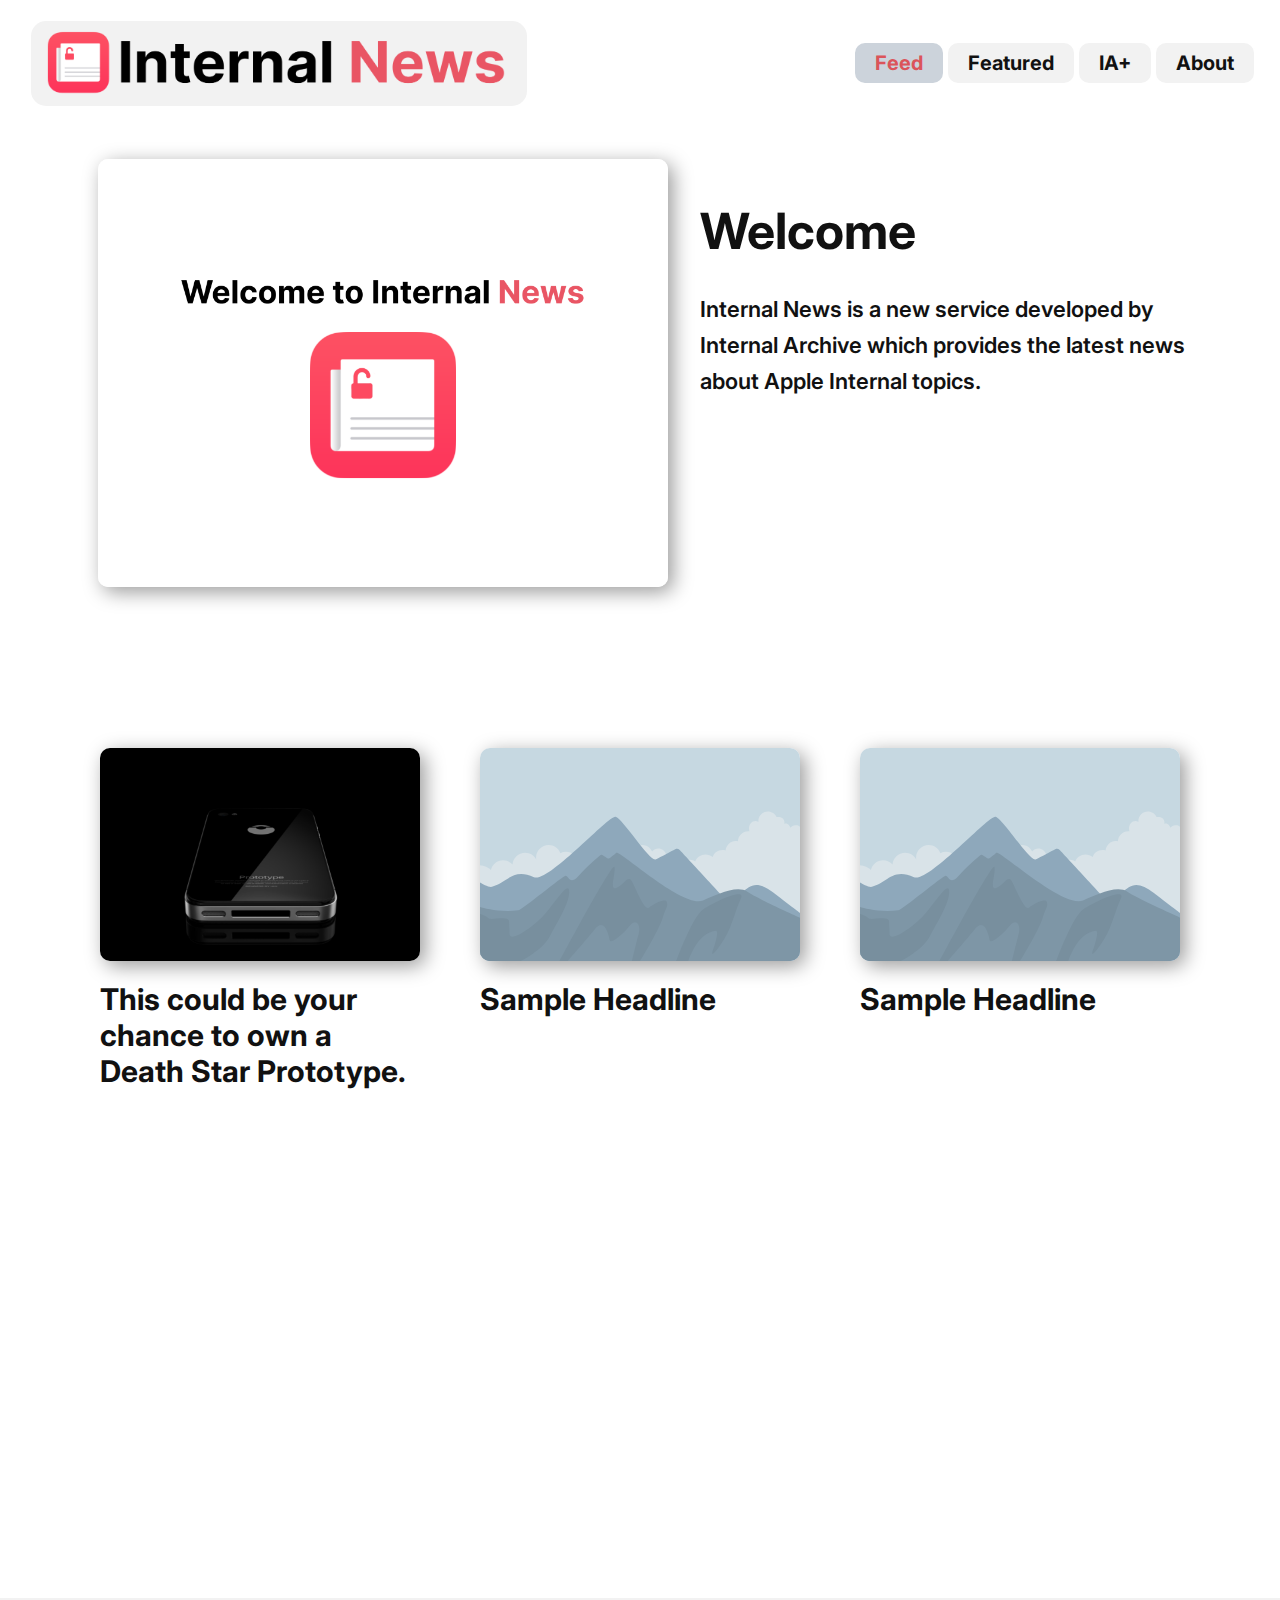
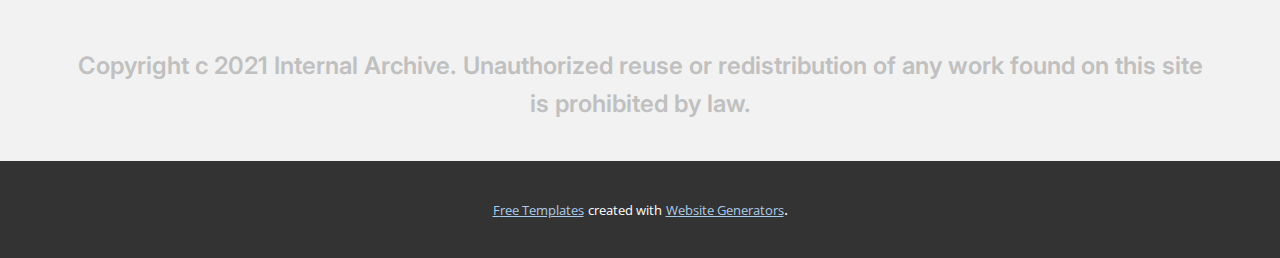
<file: :docs/index.html>
<!DOCTYPE html>
<html style="font-size: 16px;">
  <head>
    <meta name="viewport" content="width=device-width, initial-scale=1.0">
    <meta charset="utf-8">
    <meta name="keywords" content="">
    <meta name="description" content="">
    <meta name="page_type" content="np-template-header-footer-from-plugin">
    <title>Feed</title>
    <link rel="stylesheet" href="nicepage.css" media="screen">
<link rel="stylesheet" href="Feed.css" media="screen">
    <script class="u-script" type="text/javascript" src="jquery.js" defer=""></script>
    <script class="u-script" type="text/javascript" src="nicepage.js" defer=""></script>
    <meta name="generator" content="Nicepage 3.22.0, nicepage.com">
    <link id="u-theme-google-font" rel="stylesheet" href="https://fonts.googleapis.com/css?family=Roboto:100,100i,300,300i,400,400i,500,500i,700,700i,900,900i|Open+Sans:300,300i,400,400i,600,600i,700,700i,800,800i">
    <link id="u-page-google-font" rel="stylesheet" href="https://fonts.googleapis.com/css?family=Inter:100,200,300,400,500,600,700,800,900">
    
    
    
    
    <script type="application/ld+json">{
		"@context": "http://schema.org",
		"@type": "Organization",
		"name": "",
		"logo": "images/InternalNews_String-w_Graphic_1.01.png"
}</script>
    <meta name="theme-color" content="#478ac9">
    <meta property="og:title" content="Feed">
    <meta property="og:type" content="website">
  </head>
  <body data-home-page="Feed.html" data-home-page-title="Feed" class="u-body"><header class="u-clearfix u-header u-sticky u-sticky-6b35 u-white u-header" id="sec-8640"><div class="u-clearfix u-sheet u-valign-middle-lg u-valign-middle-md u-valign-middle-sm u-valign-middle-xl u-sheet-1">
        <nav class="u-menu u-menu-dropdown u-offcanvas u-menu-1" data-responsive-from="XS">
          <div class="menu-collapse u-custom-font" style="font-size: 1.25rem; letter-spacing: 0px; font-family: Inter; font-weight: 700;">
            <a class="u-button-style u-custom-active-color u-custom-border-radius u-custom-color u-custom-left-right-menu-spacing u-custom-padding-bottom u-custom-text-active-color u-custom-text-hover-color u-custom-text-shadow u-custom-text-shadow-blur u-custom-text-shadow-color u-custom-text-shadow-transparency u-custom-text-shadow-x u-custom-text-shadow-y u-custom-top-bottom-menu-spacing u-file-icon u-nav-link u-text-active-palette-1-base u-text-hover-palette-2-base u-file-icon-1" href="#">
              <img src="images/News_HamburgerIcon.png" alt="">
            </a>
          </div>
          <div class="u-custom-menu u-nav-container">
            <ul class="u-custom-font u-nav u-spacing-1 u-unstyled u-nav-1"><li class="u-nav-item"><a class="u-active-palette-5-light-1 u-border-2 u-border-white u-button-style u-grey-5 u-nav-link u-radius-12 u-text-active-palette-2-base u-text-hover-palette-2-light-1" href="Feed.html" style="padding: 10px 20px;">Feed</a>
</li><li class="u-nav-item"><a class="u-active-palette-5-light-1 u-border-2 u-border-white u-button-style u-grey-5 u-nav-link u-radius-12 u-text-active-palette-2-base u-text-hover-palette-2-light-1" style="padding: 10px 20px;">Featured</a>
</li><li class="u-nav-item"><a class="u-active-palette-5-light-1 u-border-2 u-border-white u-button-style u-grey-5 u-nav-link u-radius-12 u-text-active-palette-2-base u-text-hover-palette-2-light-1" href="IA+.html" style="padding: 10px 20px;">IA+</a>
</li><li class="u-nav-item"><a class="u-active-palette-5-light-1 u-border-2 u-border-white u-button-style u-grey-5 u-nav-link u-radius-12 u-text-active-palette-2-base u-text-hover-palette-2-light-1" href="About.html" style="padding: 10px 20px;">About</a>
</li></ul>
          </div>
          <div class="u-custom-menu u-nav-container-collapse">
            <div class="u-black u-container-style u-inner-container-layout u-opacity u-opacity-95 u-sidenav">
              <div class="u-sidenav-overflow">
                <div class="u-menu-close"></div>
                <ul class="u-align-center u-nav u-popupmenu-items u-unstyled u-nav-2"><li class="u-nav-item"><a class="u-button-style u-nav-link" href="Feed.html" style="padding: 10px 20px;">Feed</a>
</li><li class="u-nav-item"><a class="u-button-style u-nav-link" style="padding: 10px 20px;">Featured</a>
</li><li class="u-nav-item"><a class="u-button-style u-nav-link" href="IA+.html" style="padding: 10px 20px;">IA+</a>
</li><li class="u-nav-item"><a class="u-button-style u-nav-link" href="About.html" style="padding: 10px 20px;">About</a>
</li></ul>
              </div>
            </div>
            <div class="u-black u-menu-overlay u-opacity u-opacity-70"></div>
          </div>
        </nav>
        <div class="u-container-style u-grey-5 u-group u-radius-15 u-shape-round u-group-1">
          <div class="u-container-layout u-container-layout-1"></div>
        </div>
        <a href="https://www.internalarchive.com" class="u-image u-image-round u-logo u-radius-31 u-image-1" data-image-width="2500" data-image-height="393" title="Internal Archive">
          <img src="images/InternalNews_String-w_Graphic_1.01.png" class="u-logo-image u-logo-image-1">
        </a>
      </div><style class="u-sticky-style" data-style-id="6b35">.u-sticky-fixed.u-sticky-6b35, .u-body.u-sticky-fixed .u-sticky-6b35 {
box-shadow: 5px 5px 20px 0 rgba(0,0,0,0.4) !important
}.u-sticky-fixed.u-sticky-6b35:before, .u-body.u-sticky-fixed .u-sticky-6b35:before {
borders: top right bottom left !important
}</style></header>
    <section class="u-clearfix u-section-1" id="sec-df6b">
      <div class="u-clearfix u-sheet u-sheet-1">
        <img class="u-image u-image-round u-radius-10 u-image-1" src="images/InternalNews_Welcome.png" alt="" data-image-width="960" data-image-height="720">
        <div class="fr-view u-clearfix u-rich-text u-text u-text-1">
          <p style="text-align: left;">
            <span style="font-size: 3.125rem;">
              <span class="u-custom-font" style="font-family: Inter; font-weight: 700;">Welcome</span>
            </span>
          </p>
          <p style="text-align: left;">
            <span style="font-weight: 600;">
              <span style="font-size: 1.375rem;">
                <span class="u-custom-font" style="font-family: Inter;">Internal News is a new service developed by Internal Archive which provides the latest news about Apple Internal topics.&nbsp;</span>
              </span>
            </span>
            <span style="font-weight: 700;">
              <span style="font-size: 1.375rem;">
                <br>
              </span>
            </span>
          </p>
        </div>
      </div>
    </section>
    <section class="u-clearfix u-section-2" id="sec-9bac">
      <div class="u-clearfix u-sheet u-valign-middle u-sheet-1">
        <div class="u-list u-list-1">
          <div class="u-repeater u-repeater-1">
            <div class="u-container-style u-list-item u-repeater-item">
              <div class="u-container-layout u-similar-container u-container-layout-1">
                <img alt="" class="u-expanded-width u-image u-image-round u-radius-10 u-image-1" data-image-width="960" data-image-height="720" src="images/InternalNews_HapNFT_TN.png" data-href="NFT_DeathStar.html" data-page-id="158428851">
                <h3 class="u-custom-font u-text u-text-1">This could be your chance to own a Death Star Prototype.</h3>
              </div>
            </div>
            <div class="u-container-style u-list-item u-repeater-item">
              <div class="u-container-layout u-similar-container u-container-layout-2">
                <img alt="" class="u-expanded-width u-image u-image-round u-radius-10 u-image-2" data-image-width="2000" data-image-height="1333" src="images/1.svg">
                <h3 class="u-custom-font u-text u-text-2">Sample Headline</h3>
              </div>
            </div>
            <div class="u-container-style u-list-item u-repeater-item">
              <div class="u-container-layout u-similar-container u-container-layout-3">
                <img alt="" class="u-expanded-width u-image u-image-round u-radius-10 u-image-3" data-image-width="2000" data-image-height="1333" src="images/1.svg">
                <h3 class="u-custom-font u-text u-text-3">Sample Headline</h3>
              </div>
            </div>
          </div>
        </div>
      </div>
    </section>
    <section class="u-align-left u-clearfix u-section-3" id="sec-6cb4">
      <div class="u-clearfix u-sheet u-valign-middle u-sheet-1"></div>
    </section>
    
    
    <footer class="u-align-center u-clearfix u-footer u-grey-5 u-footer" id="sec-f4b2"><div class="u-align-left u-clearfix u-sheet u-sheet-1">
        <p class="u-align-center u-custom-font u-text u-text-default u-text-grey-25 u-text-1">Copyright c 2021 Internal Archive. Unauthorized reuse or redistribution of any work found on this site is prohibited by law.</p>
      </div></footer>
    <section class="u-backlink u-clearfix u-grey-80">
      <a class="u-link" href="https://nicepage.com/templates" target="_blank">
        <span>Free Templates</span>
      </a>
      <p class="u-text">
        <span>created with</span>
      </p>
      <a class="u-link" href="https://nicepage.com/static-site-generator" target="_blank">
        <span>Website Generators</span>
      </a>. 
    </section>
  </body>
</html>
</file>
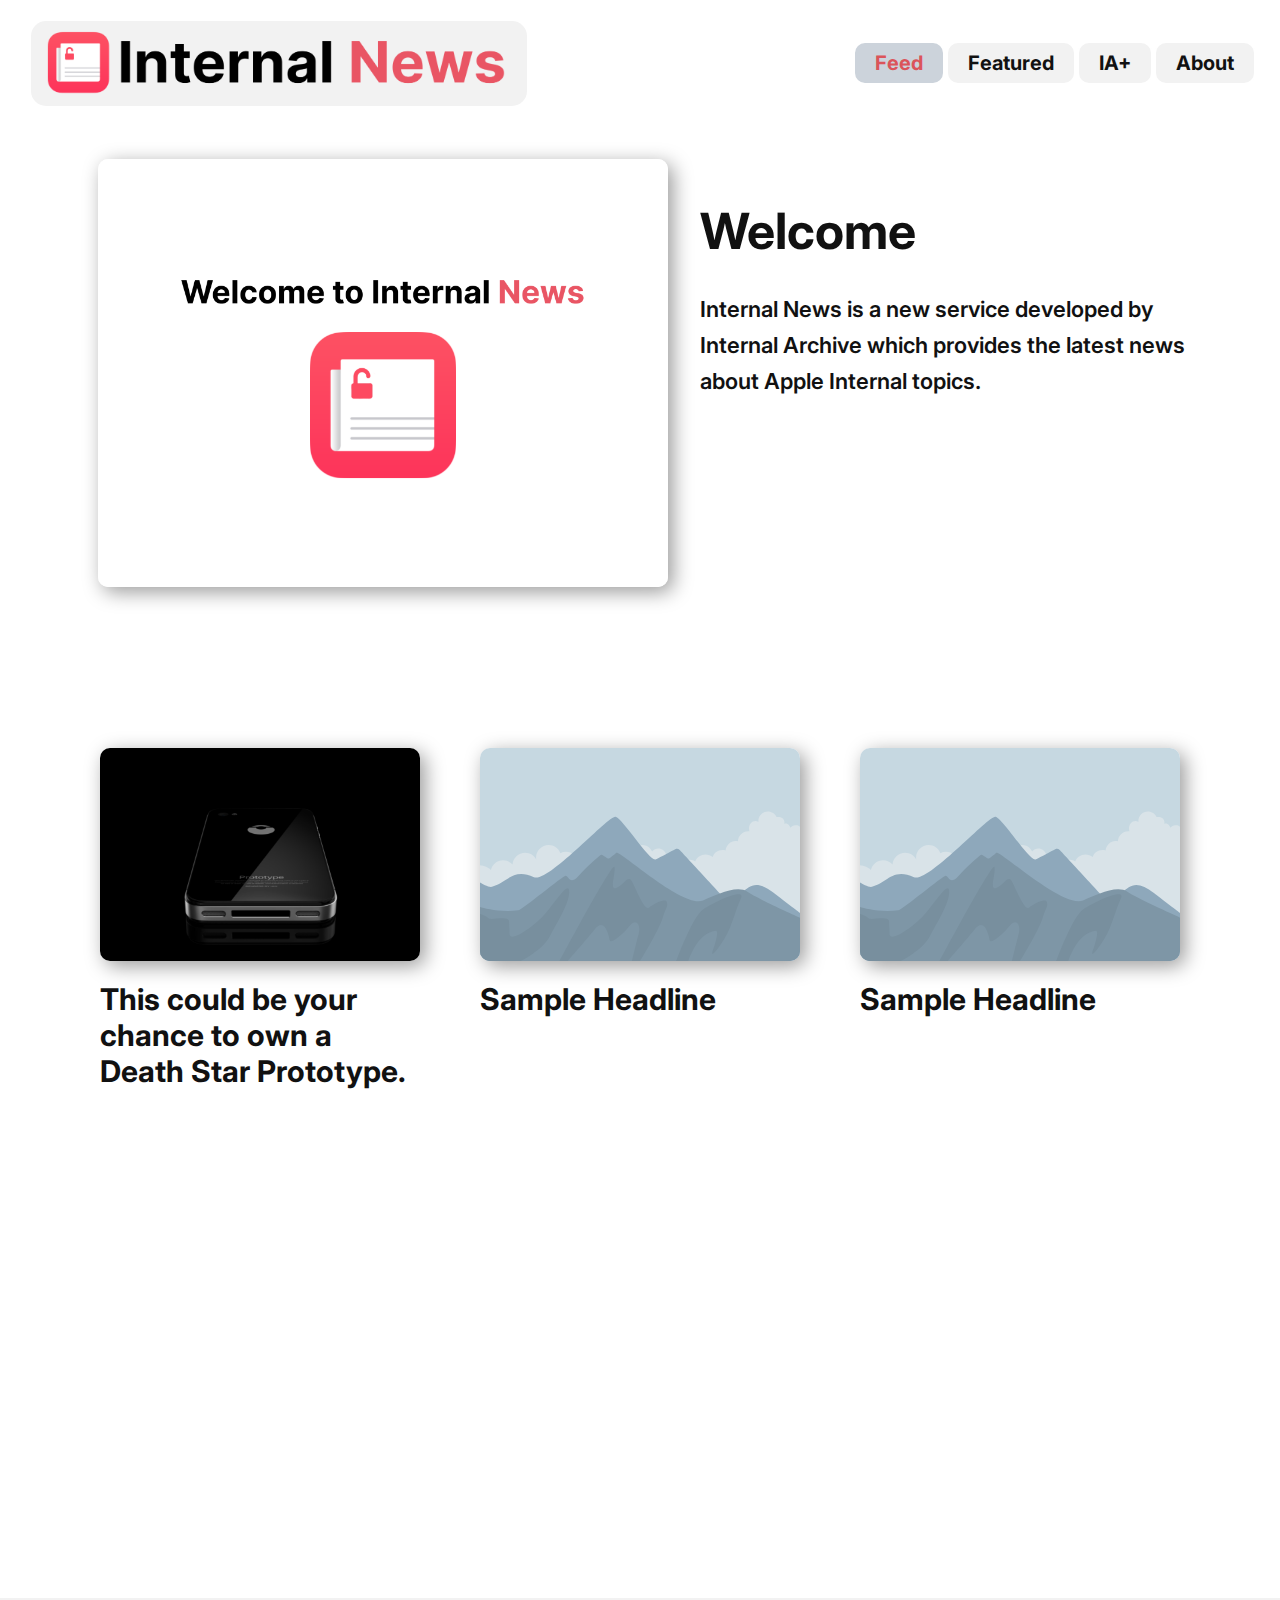
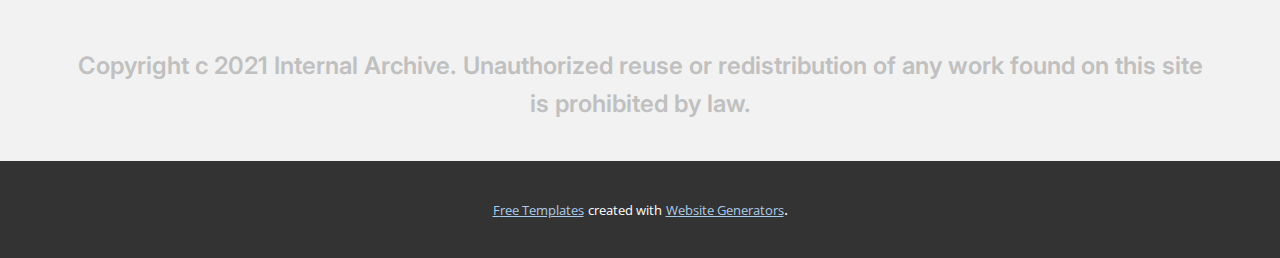
<file: docs/index.html>
<!DOCTYPE html>
<html style="font-size: 16px;">
  <head>
    <meta name="viewport" content="width=device-width, initial-scale=1.0">
    <meta charset="utf-8">
    <meta name="keywords" content="">
    <meta name="description" content="">
    <meta name="page_type" content="np-template-header-footer-from-plugin">
    <title>Feed</title>
    <link rel="stylesheet" href="nicepage.css" media="screen">
<link rel="stylesheet" href="Feed.css" media="screen">
    <script class="u-script" type="text/javascript" src="jquery.js" defer=""></script>
    <script class="u-script" type="text/javascript" src="nicepage.js" defer=""></script>
    <meta name="generator" content="Nicepage 3.22.0, nicepage.com">
    <link id="u-theme-google-font" rel="stylesheet" href="https://fonts.googleapis.com/css?family=Roboto:100,100i,300,300i,400,400i,500,500i,700,700i,900,900i|Open+Sans:300,300i,400,400i,600,600i,700,700i,800,800i">
    <link id="u-page-google-font" rel="stylesheet" href="https://fonts.googleapis.com/css?family=Inter:100,200,300,400,500,600,700,800,900">
    
    
    
    
    <script type="application/ld+json">{
		"@context": "http://schema.org",
		"@type": "Organization",
		"name": "",
		"logo": "images/InternalNews_String-w_Graphic_1.01.png"
}</script>
    <meta name="theme-color" content="#478ac9">
    <meta property="og:title" content="Feed">
    <meta property="og:type" content="website">
  </head>
  <body data-home-page="Feed.html" data-home-page-title="Feed" class="u-body"><header class="u-clearfix u-header u-sticky u-sticky-6b35 u-white u-header" id="sec-8640"><div class="u-clearfix u-sheet u-valign-middle-lg u-valign-middle-md u-valign-middle-sm u-valign-middle-xl u-sheet-1">
        <nav class="u-menu u-menu-dropdown u-offcanvas u-menu-1" data-responsive-from="XS">
          <div class="menu-collapse u-custom-font" style="font-size: 1.25rem; letter-spacing: 0px; font-family: Inter; font-weight: 700;">
            <a class="u-button-style u-custom-active-color u-custom-border-radius u-custom-color u-custom-left-right-menu-spacing u-custom-padding-bottom u-custom-text-active-color u-custom-text-hover-color u-custom-text-shadow u-custom-text-shadow-blur u-custom-text-shadow-color u-custom-text-shadow-transparency u-custom-text-shadow-x u-custom-text-shadow-y u-custom-top-bottom-menu-spacing u-file-icon u-nav-link u-text-active-palette-1-base u-text-hover-palette-2-base u-file-icon-1" href="#">
              <img src="images/News_HamburgerIcon.png" alt="">
            </a>
          </div>
          <div class="u-custom-menu u-nav-container">
            <ul class="u-custom-font u-nav u-spacing-1 u-unstyled u-nav-1"><li class="u-nav-item"><a class="u-active-palette-5-light-1 u-border-2 u-border-white u-button-style u-grey-5 u-nav-link u-radius-12 u-text-active-palette-2-base u-text-hover-palette-2-light-1" href="Feed.html" style="padding: 10px 20px;">Feed</a>
</li><li class="u-nav-item"><a class="u-active-palette-5-light-1 u-border-2 u-border-white u-button-style u-grey-5 u-nav-link u-radius-12 u-text-active-palette-2-base u-text-hover-palette-2-light-1" style="padding: 10px 20px;">Featured</a>
</li><li class="u-nav-item"><a class="u-active-palette-5-light-1 u-border-2 u-border-white u-button-style u-grey-5 u-nav-link u-radius-12 u-text-active-palette-2-base u-text-hover-palette-2-light-1" href="IA+.html" style="padding: 10px 20px;">IA+</a>
</li><li class="u-nav-item"><a class="u-active-palette-5-light-1 u-border-2 u-border-white u-button-style u-grey-5 u-nav-link u-radius-12 u-text-active-palette-2-base u-text-hover-palette-2-light-1" href="About.html" style="padding: 10px 20px;">About</a>
</li></ul>
          </div>
          <div class="u-custom-menu u-nav-container-collapse">
            <div class="u-black u-container-style u-inner-container-layout u-opacity u-opacity-95 u-sidenav">
              <div class="u-sidenav-overflow">
                <div class="u-menu-close"></div>
                <ul class="u-align-center u-nav u-popupmenu-items u-unstyled u-nav-2"><li class="u-nav-item"><a class="u-button-style u-nav-link" href="Feed.html" style="padding: 10px 20px;">Feed</a>
</li><li class="u-nav-item"><a class="u-button-style u-nav-link" style="padding: 10px 20px;">Featured</a>
</li><li class="u-nav-item"><a class="u-button-style u-nav-link" href="IA+.html" style="padding: 10px 20px;">IA+</a>
</li><li class="u-nav-item"><a class="u-button-style u-nav-link" href="About.html" style="padding: 10px 20px;">About</a>
</li></ul>
              </div>
            </div>
            <div class="u-black u-menu-overlay u-opacity u-opacity-70"></div>
          </div>
        </nav>
        <div class="u-container-style u-grey-5 u-group u-radius-15 u-shape-round u-group-1">
          <div class="u-container-layout u-container-layout-1"></div>
        </div>
        <a href="Feed.html" data-page-id="470302482" class="u-image u-image-round u-logo u-radius-31 u-image-1" data-image-width="2500" data-image-height="393" title="Internal Archive">
          <img src="images/InternalNews_String-w_Graphic_1.01.png" class="u-logo-image u-logo-image-1">
        </a>
      </div><style class="u-sticky-style" data-style-id="6b35">.u-sticky-fixed.u-sticky-6b35, .u-body.u-sticky-fixed .u-sticky-6b35 {
box-shadow: 5px 5px 20px 0 rgba(0,0,0,0.4) !important
}.u-sticky-fixed.u-sticky-6b35:before, .u-body.u-sticky-fixed .u-sticky-6b35:before {
borders: top right bottom left !important
}</style></header>
    <section class="u-clearfix u-section-1" id="sec-df6b">
      <div class="u-clearfix u-sheet u-sheet-1">
        <img class="u-image u-image-round u-radius-10 u-image-1" src="images/InternalNews_Welcome.png" alt="" data-image-width="960" data-image-height="720">
        <div class="fr-view u-clearfix u-rich-text u-text u-text-1">
          <p style="text-align: left;">
            <span style="font-size: 3.125rem;">
              <span class="u-custom-font" style="font-family: Inter; font-weight: 700;">Welcome</span>
            </span>
          </p>
          <p style="text-align: left;">
            <span style="font-weight: 600;">
              <span style="font-size: 1.375rem;">
                <span class="u-custom-font" style="font-family: Inter;">Internal News is a new service developed by Internal Archive which provides the latest news about Apple Internal topics.&nbsp;</span>
              </span>
            </span>
            <span style="font-weight: 700;">
              <span style="font-size: 1.375rem;">
                <br>
              </span>
            </span>
          </p>
        </div>
      </div>
    </section>
    <section class="u-clearfix u-section-2" id="sec-9bac">
      <div class="u-clearfix u-sheet u-valign-middle u-sheet-1">
        <div class="u-list u-list-1">
          <div class="u-repeater u-repeater-1">
            <div class="u-container-style u-list-item u-repeater-item">
              <div class="u-container-layout u-similar-container u-container-layout-1">
                <img alt="" class="u-expanded-width u-image u-image-round u-radius-10 u-image-1" data-image-width="960" data-image-height="720" src="images/InternalNews_HapNFT_TN.png" data-href="NFT_DeathStar.html" data-page-id="158428851">
                <h3 class="u-custom-font u-text u-text-1">This could be your chance to own a Death Star Prototype.</h3>
              </div>
            </div>
            <div class="u-container-style u-list-item u-repeater-item">
              <div class="u-container-layout u-similar-container u-container-layout-2">
                <img alt="" class="u-expanded-width u-image u-image-round u-radius-10 u-image-2" data-image-width="2000" data-image-height="1333" src="images/5.svg">
                <h3 class="u-custom-font u-text u-text-2">Sample Headline</h3>
              </div>
            </div>
            <div class="u-container-style u-list-item u-repeater-item">
              <div class="u-container-layout u-similar-container u-container-layout-3">
                <img alt="" class="u-expanded-width u-image u-image-round u-radius-10 u-image-3" data-image-width="2000" data-image-height="1333" src="images/5.svg">
                <h3 class="u-custom-font u-text u-text-3">Sample Headline</h3>
              </div>
            </div>
          </div>
        </div>
      </div>
    </section>
    <section class="u-align-left u-clearfix u-section-3" id="sec-6cb4">
      <div class="u-clearfix u-sheet u-valign-middle u-sheet-1"></div>
    </section>
    
    
    <footer class="u-align-center u-clearfix u-footer u-grey-5 u-footer" id="sec-f4b2"><div class="u-align-left u-clearfix u-sheet u-sheet-1">
        <p class="u-align-center u-custom-font u-text u-text-default u-text-grey-25 u-text-1">Copyright c 2021 Internal Archive. Unauthorized reuse or redistribution of any work found on this site is prohibited by law.</p>
      </div></footer>
    <section class="u-backlink u-clearfix u-grey-80">
      <a class="u-link" href="https://nicepage.com/templates" target="_blank">
        <span>Free Templates</span>
      </a>
      <p class="u-text">
        <span>created with</span>
      </p>
      <a class="u-link" href="https://nicepage.com/static-site-generator" target="_blank">
        <span>Website Generators</span>
      </a>. 
    </section>
  </body>
</html>
</file>
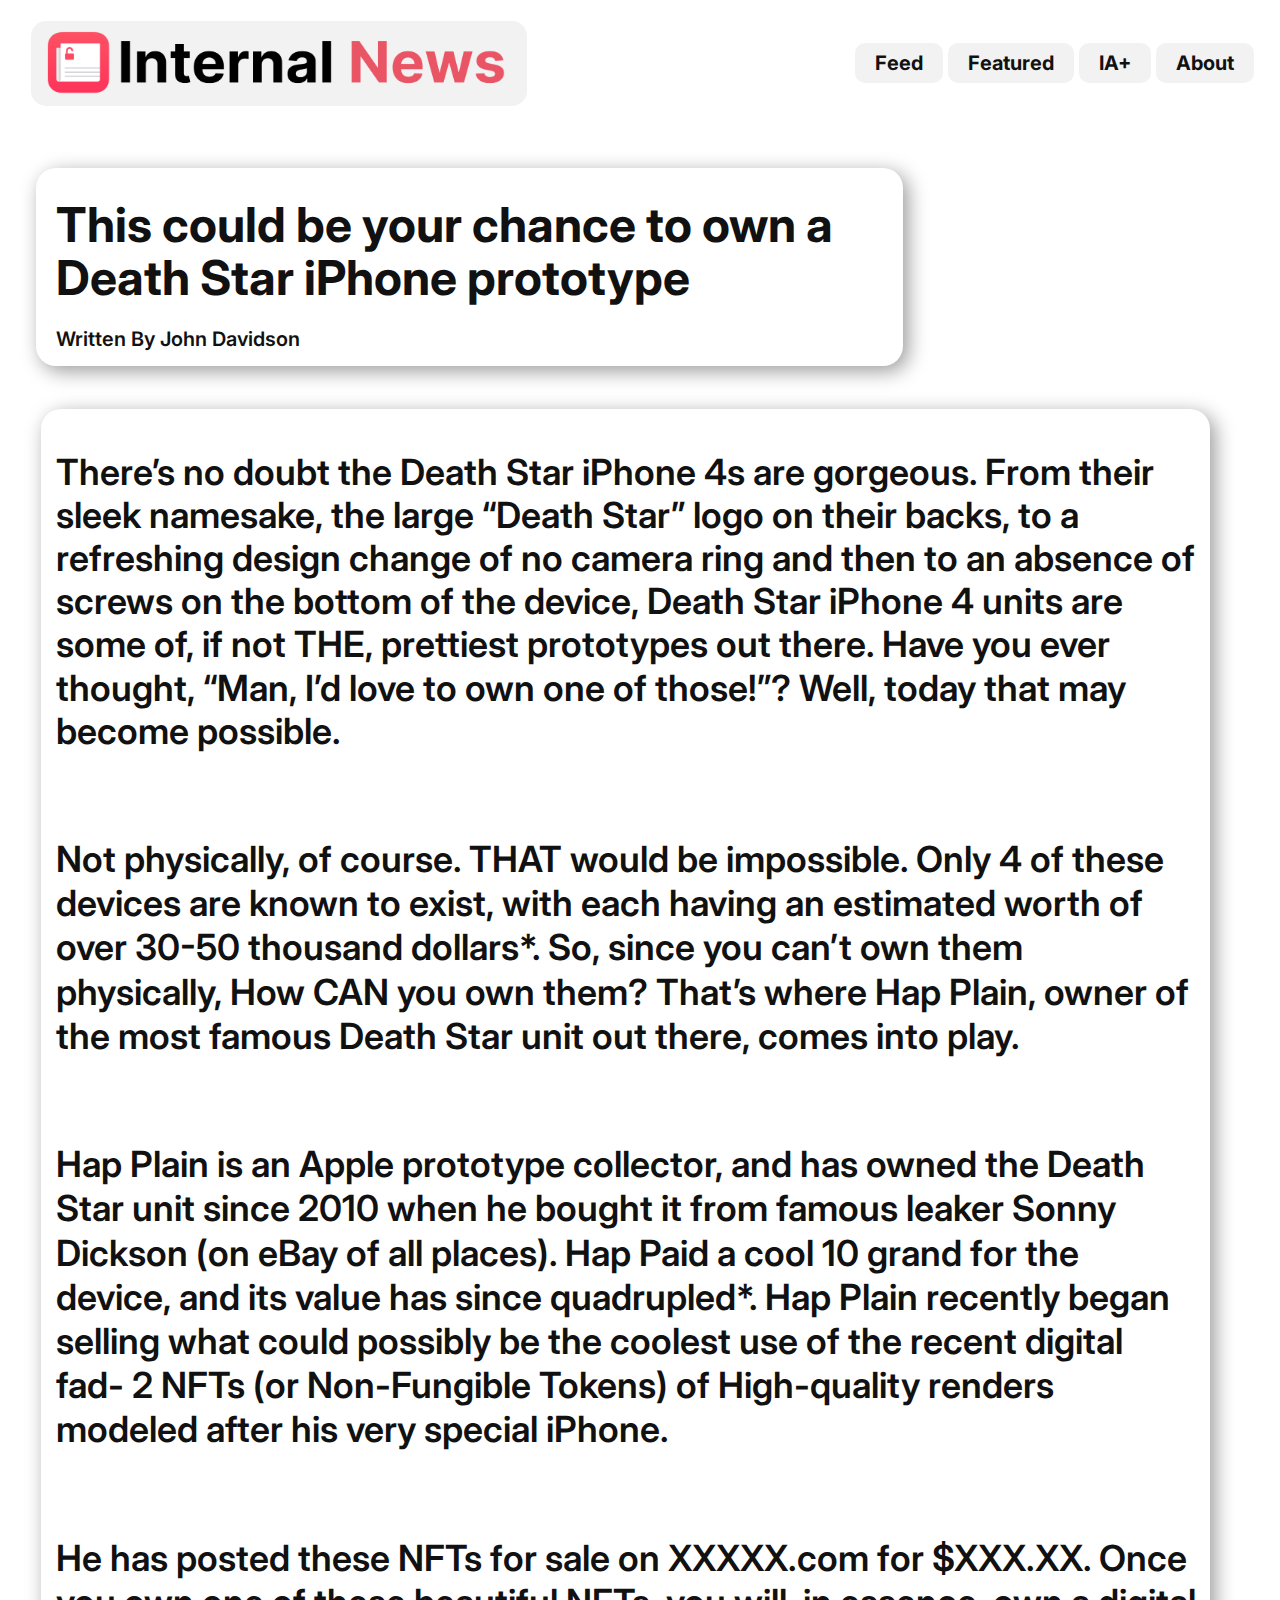
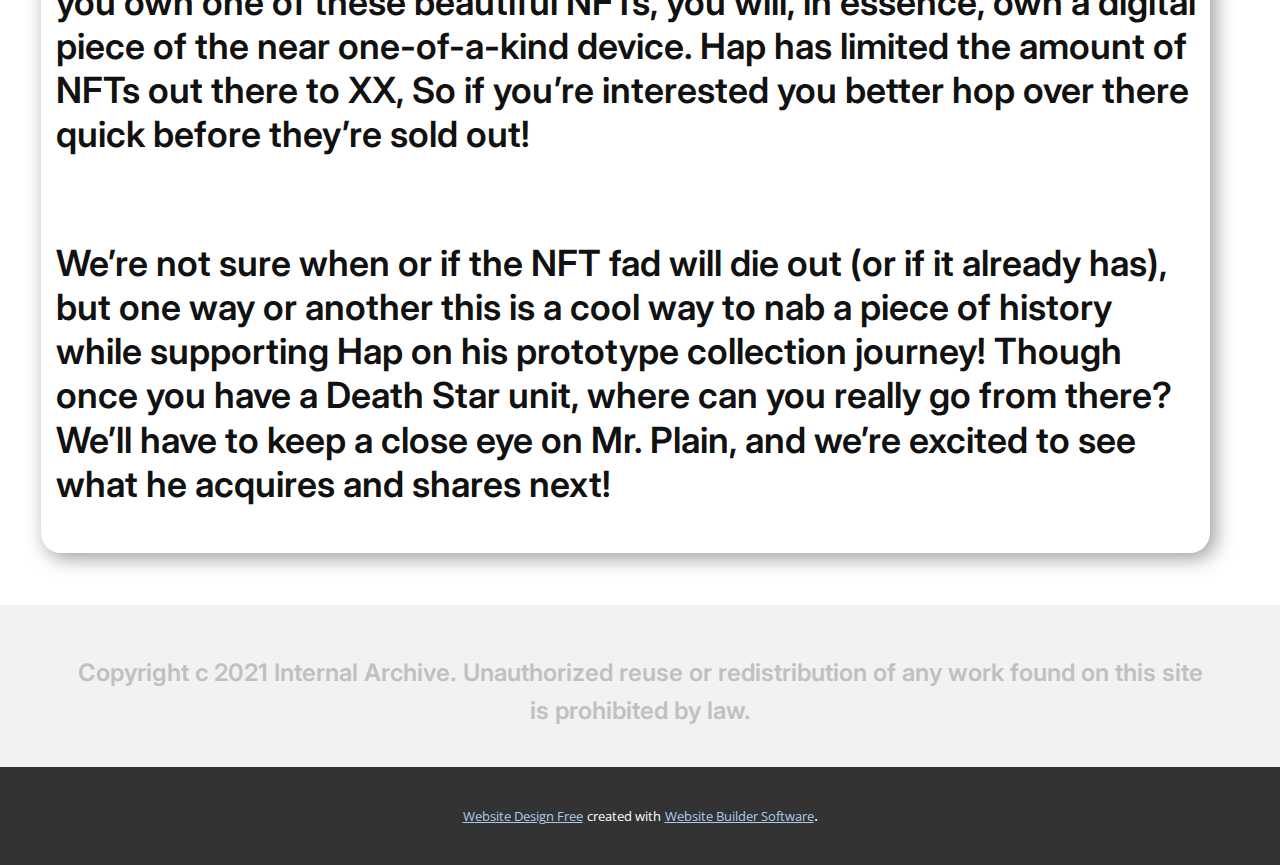
<file: NFT_DeathStar.html>
<!DOCTYPE html>
<html style="font-size: 16px;">
  <head>
    <meta name="viewport" content="width=device-width, initial-scale=1.0">
    <meta charset="utf-8">
    <meta name="keywords" content="​This could be your chance to own a&nbsp;Death Star iPhone prototype">
    <meta name="description" content="">
    <meta name="page_type" content="np-template-header-footer-from-plugin">
    <title>NFT_DeathStar</title>
    <link rel="stylesheet" href="nicepage.css" media="screen">
<link rel="stylesheet" href="NFT_DeathStar.css" media="screen">
    <script class="u-script" type="text/javascript" src="jquery.js" defer=""></script>
    <script class="u-script" type="text/javascript" src="nicepage.js" defer=""></script>
    <meta name="generator" content="Nicepage 3.22.0, nicepage.com">
    <link id="u-theme-google-font" rel="stylesheet" href="https://fonts.googleapis.com/css?family=Roboto:100,100i,300,300i,400,400i,500,500i,700,700i,900,900i|Open+Sans:300,300i,400,400i,600,600i,700,700i,800,800i">
    <link id="u-page-google-font" rel="stylesheet" href="https://fonts.googleapis.com/css?family=Inter:100,200,300,400,500,600,700,800,900">
    
    
    
    <script type="application/ld+json">{
		"@context": "http://schema.org",
		"@type": "Organization",
		"name": "",
		"logo": "images/InternalNews_String-w_Graphic_1.01.png"
}</script>
    <meta name="theme-color" content="#478ac9">
    <meta property="og:title" content="NFT_DeathStar">
    <meta property="og:type" content="website">
  </head>
  <body class="u-body"><header class="u-clearfix u-header u-sticky u-sticky-6b35 u-white u-header" id="sec-8640"><div class="u-clearfix u-sheet u-valign-middle u-sheet-1">
        <nav class="u-menu u-menu-dropdown u-offcanvas u-menu-1" data-responsive-from="XS">
          <div class="menu-collapse u-custom-font" style="font-size: 1.25rem; letter-spacing: 0px; font-family: Inter; font-weight: 700;">
            <a class="u-button-style u-custom-active-color u-custom-border-radius u-custom-color u-custom-left-right-menu-spacing u-custom-padding-bottom u-custom-text-active-color u-custom-text-hover-color u-custom-text-shadow u-custom-text-shadow-blur u-custom-text-shadow-color u-custom-text-shadow-transparency u-custom-text-shadow-x u-custom-text-shadow-y u-custom-top-bottom-menu-spacing u-file-icon u-nav-link u-text-active-palette-1-base u-text-hover-palette-2-base u-file-icon-1" href="#">
              <img src="images/News_HamburgerIcon.png" alt="">
            </a>
          </div>
          <div class="u-custom-menu u-nav-container">
            <ul class="u-custom-font u-nav u-spacing-1 u-unstyled u-nav-1"><li class="u-nav-item"><a class="u-active-palette-5-light-1 u-border-2 u-border-white u-button-style u-grey-5 u-nav-link u-radius-12 u-text-active-palette-2-base u-text-hover-palette-2-light-1" href="Feed.html" style="padding: 10px 20px;">Feed</a>
</li><li class="u-nav-item"><a class="u-active-palette-5-light-1 u-border-2 u-border-white u-button-style u-grey-5 u-nav-link u-radius-12 u-text-active-palette-2-base u-text-hover-palette-2-light-1" style="padding: 10px 20px;">Featured</a>
</li><li class="u-nav-item"><a class="u-active-palette-5-light-1 u-border-2 u-border-white u-button-style u-grey-5 u-nav-link u-radius-12 u-text-active-palette-2-base u-text-hover-palette-2-light-1" href="IA+.html" style="padding: 10px 20px;">IA+</a>
</li><li class="u-nav-item"><a class="u-active-palette-5-light-1 u-border-2 u-border-white u-button-style u-grey-5 u-nav-link u-radius-12 u-text-active-palette-2-base u-text-hover-palette-2-light-1" href="About.html" style="padding: 10px 20px;">About</a>
</li></ul>
          </div>
          <div class="u-custom-menu u-nav-container-collapse">
            <div class="u-black u-container-style u-inner-container-layout u-opacity u-opacity-95 u-sidenav">
              <div class="u-sidenav-overflow">
                <div class="u-menu-close"></div>
                <ul class="u-align-center u-nav u-popupmenu-items u-unstyled u-nav-2"><li class="u-nav-item"><a class="u-button-style u-nav-link" href="Feed.html" style="padding: 10px 20px;">Feed</a>
</li><li class="u-nav-item"><a class="u-button-style u-nav-link" style="padding: 10px 20px;">Featured</a>
</li><li class="u-nav-item"><a class="u-button-style u-nav-link" href="IA+.html" style="padding: 10px 20px;">IA+</a>
</li><li class="u-nav-item"><a class="u-button-style u-nav-link" href="About.html" style="padding: 10px 20px;">About</a>
</li></ul>
              </div>
            </div>
            <div class="u-black u-menu-overlay u-opacity u-opacity-70"></div>
          </div>
        </nav>
        <div class="u-container-style u-grey-5 u-group u-radius-15 u-shape-round u-group-1">
          <div class="u-container-layout u-container-layout-1"></div>
        </div>
        <a href="https://www.internalarchive.com" class="u-image u-image-round u-logo u-radius-31 u-image-1" data-image-width="2500" data-image-height="393" title="Internal Archive">
          <img src="images/InternalNews_String-w_Graphic_1.01.png" class="u-logo-image u-logo-image-1">
        </a>
      </div><style class="u-sticky-style" data-style-id="6b35">.u-sticky-fixed.u-sticky-6b35, .u-body.u-sticky-fixed .u-sticky-6b35 {
box-shadow: 5px 5px 20px 0 rgba(0,0,0,0.4) !important
}.u-sticky-fixed.u-sticky-6b35:before, .u-body.u-sticky-fixed .u-sticky-6b35:before {
borders: top right bottom left !important
}</style></header>
    <section class="u-clearfix u-section-1" id="sec-a863">
      <div class="u-clearfix u-sheet u-valign-middle u-sheet-1">
        <div class="u-radius-20 u-shape u-shape-round u-white u-shape-1"></div>
        <h1 class="u-custom-font u-text u-text-1"> This could be your chance to own a&nbsp;<br>Death Star iPhone prototype
        </h1>
        <p class="u-custom-font u-text u-text-2">Written By John Davidson</p>
      </div>
    </section>
    <section class="u-clearfix u-section-2" id="sec-f10d">
      <div class="u-clearfix u-sheet u-sheet-1">
        <div class="u-radius-20 u-shape u-shape-round u-white u-shape-1"></div>
        <div class="fr-view u-clearfix u-rich-text u-text u-text-1">
          <p style="line-height: 1.2;">
            <span class="u-custom-font" style="font-family: Inter; font-weight: 600; font-size: 2.25rem;">There’s no doubt the Death Star iPhone 4s are gorgeous. From their sleek namesake, the large “Death Star” logo on their backs, to a refreshing design change of no camera ring and then to an absence of screws on the bottom of the device, Death Star iPhone 4 units are some of, if not THE, prettiest prototypes out there. Have you ever thought, “Man, I’d love to own one of those!”? Well, today that may become possible.</span>
          </p>
          <p style="line-height: 1.2;">
            <span style="font-size: 2.25rem;">
              <span style="font-weight: 600;">
                <span class="u-custom-font" style="font-family: Inter;">
                  <br>
                </span>
              </span>
            </span>
          </p>
          <p style="line-height: 1.2;">
            <span style="font-size: 2.25rem;">
              <span style="font-weight: 600;">
                <span class="u-custom-font" style="font-family: Inter;">Not physically, of course. THAT would be impossible. Only 4 of these devices are known to exist, with each having an estimated worth of over 30-50 thousand dollars*. So, since you can’t own them physically, How CAN you own them? That’s where Hap Plain, owner of the most famous Death Star unit out there, comes into play.</span>
              </span>
            </span>
          </p>
          <p style="line-height: 1.2;">
            <span style="font-size: 2.25rem;">
              <span style="font-weight: 600;">
                <span class="u-custom-font" style="font-family: Inter;">
                  <br>
                </span>
              </span>
            </span>
          </p>
          <p style="line-height: 1.2;">
            <span style="font-size: 2.25rem;">
              <span style="font-weight: 600;">
                <span class="u-custom-font" style="font-family: Inter;">Hap Plain is an Apple prototype collector, and has owned the Death Star unit since 2010 when he bought it from famous leaker Sonny Dickson (on eBay of all places). Hap Paid a cool 10 grand for the device, and its value has since quadrupled*. Hap Plain recently began selling what could possibly be the coolest use of the recent digital fad- 2 NFTs (or Non-Fungible Tokens) of High-quality renders modeled after his very special iPhone.</span>
              </span>
            </span>
          </p>
          <p style="line-height: 1.2;">
            <span style="font-size: 2.25rem;">
              <span style="font-weight: 600;">
                <span class="u-custom-font" style="font-family: Inter;">
                  <br>
                </span>
              </span>
            </span>
          </p>
          <p style="line-height: 1.2;">
            <span style="font-size: 2.25rem;">
              <span style="font-weight: 600;">
                <span class="u-custom-font" style="font-family: Inter;">He has posted these NFTs for sale on XXXXX.com for $XXX.XX. Once you own one of these beautiful NFTs, you will, in essence, own a digital piece of the near one-of-a-kind device. Hap has limited the amount of NFTs out there to XX, So if you’re interested you better hop over there quick before they’re sold out!</span>
              </span>
            </span>
          </p>
          <p style="line-height: 1.2;">
            <span style="font-size: 2.25rem;">
              <span style="font-weight: 600;">
                <span class="u-custom-font" style="font-family: Inter;">
                  <br>
                </span>
              </span>
            </span>
          </p>
          <p style="line-height: 1.2;">
            <span style="font-weight: 600; font-size: 2.25rem;">
              <span class="u-custom-font" style="font-family: Inter;">We’re not sure when or if the NFT fad will die out (or if it already has), but one way or another this is a cool way to nab a piece of history while supporting Hap on his prototype collection journey! Though once you have a Death Star unit, where can you really go from there? We’ll have to keep a close eye on Mr. Plain, and we’re excited to see what he acquires and shares next!</span>
            </span>
          </p>
        </div>
      </div>
    </section>
    
    
    <footer class="u-align-center u-clearfix u-footer u-grey-5 u-footer" id="sec-f4b2"><div class="u-align-left u-clearfix u-sheet u-sheet-1">
        <p class="u-align-center u-custom-font u-text u-text-default u-text-grey-25 u-text-1">Copyright c 2021 Internal Archive. Unauthorized reuse or redistribution of any work found on this site is prohibited by law.</p>
      </div></footer>
    <section class="u-backlink u-clearfix u-grey-80">
      <a class="u-link" href="https://nicepage.com/website-design" target="_blank">
        <span>Website Design Free</span>
      </a>
      <p class="u-text">
        <span>created with</span>
      </p>
      <a class="u-link" href="https://nicepage.com/" target="_blank">
        <span>Website Builder Software</span>
      </a>. 
    </section>
  </body>
</html>
</file>
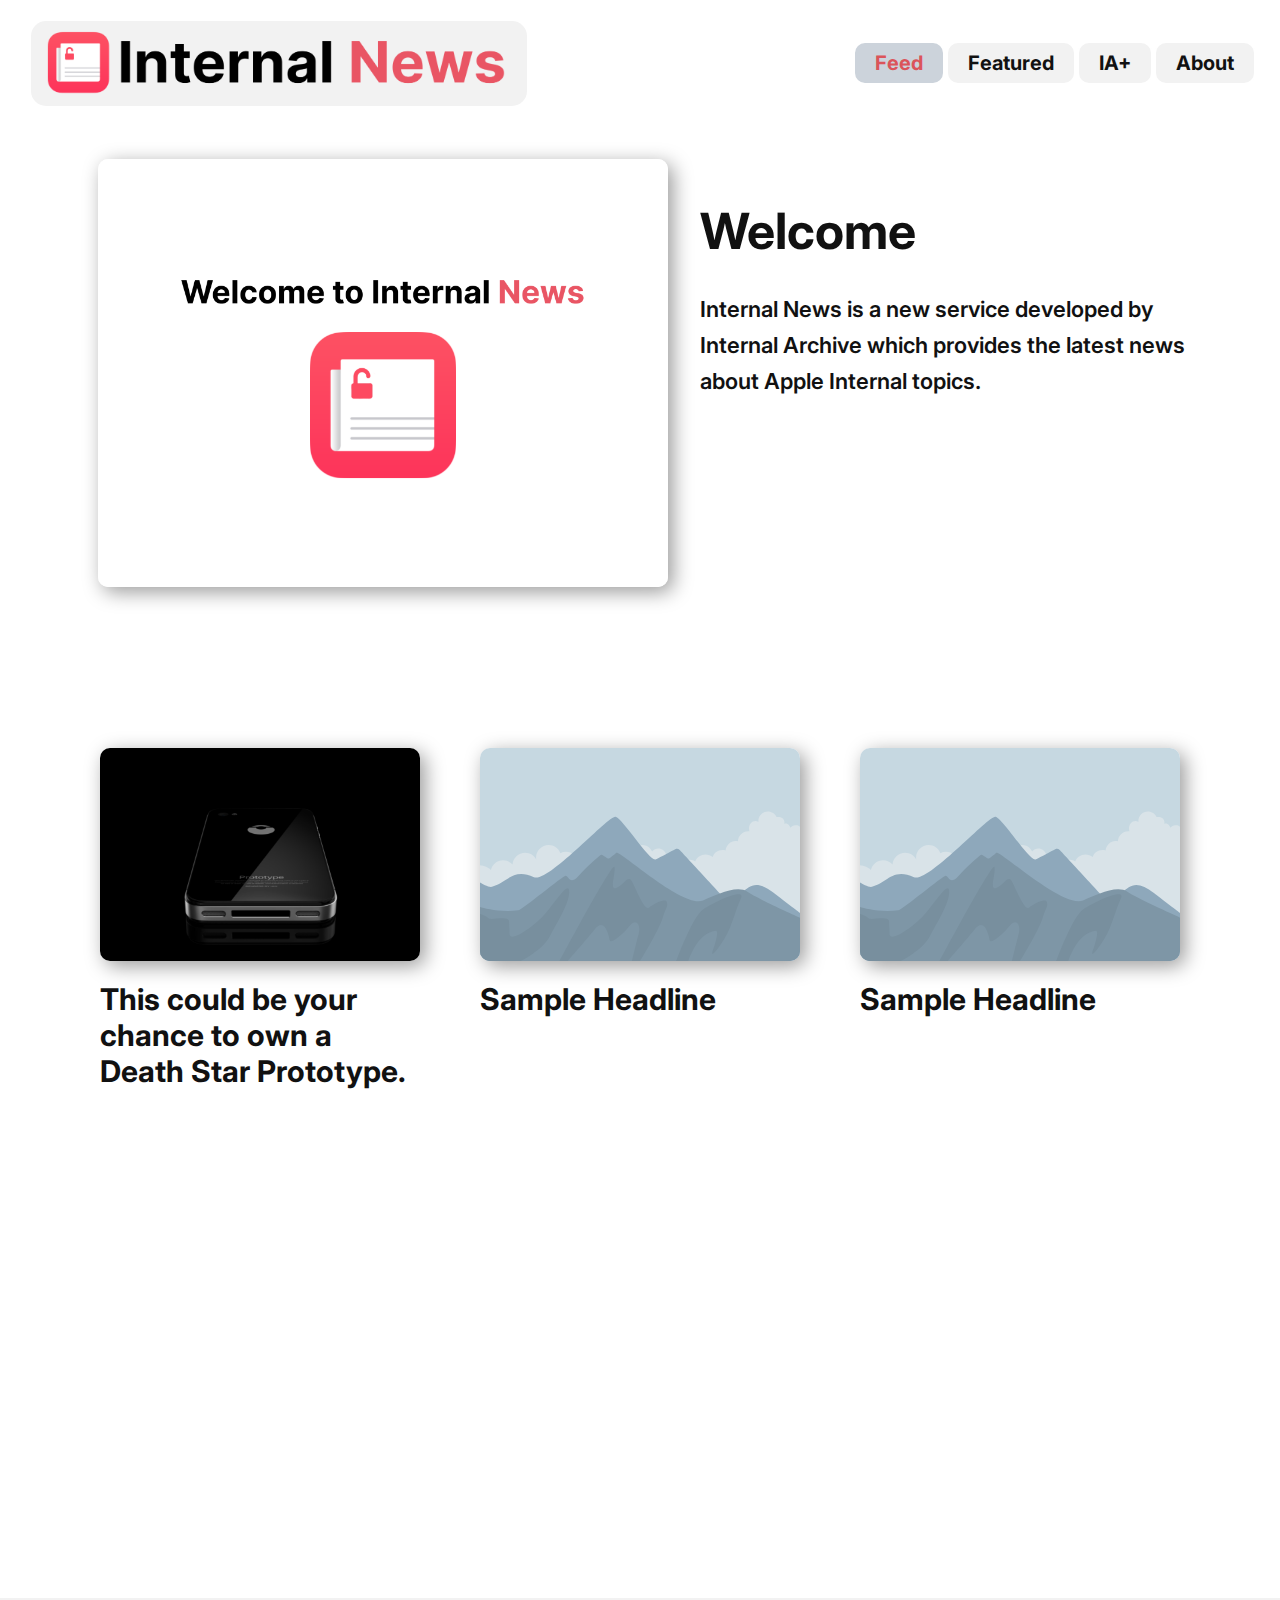
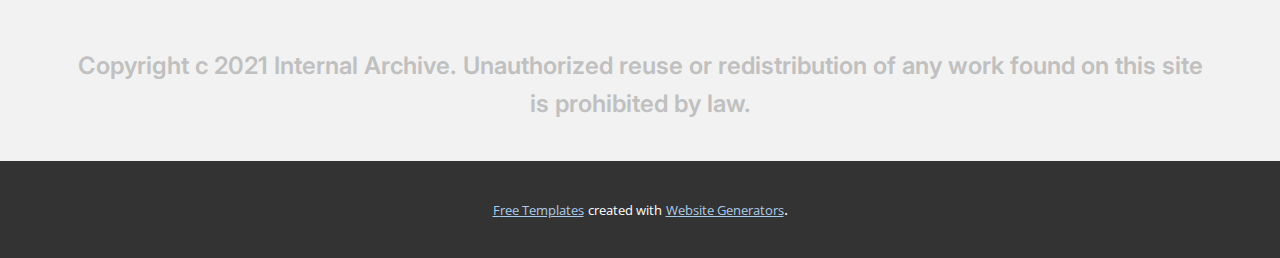
<file: :docs/Feed.html>
<!DOCTYPE html>
<html style="font-size: 16px;">
  <head>
    <meta name="viewport" content="width=device-width, initial-scale=1.0">
    <meta charset="utf-8">
    <meta name="keywords" content="">
    <meta name="description" content="">
    <meta name="page_type" content="np-template-header-footer-from-plugin">
    <title>Feed</title>
    <link rel="stylesheet" href="nicepage.css" media="screen">
<link rel="stylesheet" href="Feed.css" media="screen">
    <script class="u-script" type="text/javascript" src="jquery.js" defer=""></script>
    <script class="u-script" type="text/javascript" src="nicepage.js" defer=""></script>
    <meta name="generator" content="Nicepage 3.22.0, nicepage.com">
    <link id="u-theme-google-font" rel="stylesheet" href="https://fonts.googleapis.com/css?family=Roboto:100,100i,300,300i,400,400i,500,500i,700,700i,900,900i|Open+Sans:300,300i,400,400i,600,600i,700,700i,800,800i">
    <link id="u-page-google-font" rel="stylesheet" href="https://fonts.googleapis.com/css?family=Inter:100,200,300,400,500,600,700,800,900">
    
    
    
    
    <script type="application/ld+json">{
		"@context": "http://schema.org",
		"@type": "Organization",
		"name": "",
		"logo": "images/InternalNews_String-w_Graphic_1.01.png"
}</script>
    <meta name="theme-color" content="#478ac9">
    <meta property="og:title" content="Feed">
    <meta property="og:type" content="website">
  </head>
  <body class="u-body"><header class="u-clearfix u-header u-sticky u-sticky-6b35 u-white u-header" id="sec-8640"><div class="u-clearfix u-sheet u-valign-middle-lg u-valign-middle-md u-valign-middle-sm u-valign-middle-xl u-sheet-1">
        <nav class="u-menu u-menu-dropdown u-offcanvas u-menu-1" data-responsive-from="XS">
          <div class="menu-collapse u-custom-font" style="font-size: 1.25rem; letter-spacing: 0px; font-family: Inter; font-weight: 700;">
            <a class="u-button-style u-custom-active-color u-custom-border-radius u-custom-color u-custom-left-right-menu-spacing u-custom-padding-bottom u-custom-text-active-color u-custom-text-hover-color u-custom-text-shadow u-custom-text-shadow-blur u-custom-text-shadow-color u-custom-text-shadow-transparency u-custom-text-shadow-x u-custom-text-shadow-y u-custom-top-bottom-menu-spacing u-file-icon u-nav-link u-text-active-palette-1-base u-text-hover-palette-2-base u-file-icon-1" href="#">
              <img src="images/News_HamburgerIcon.png" alt="">
            </a>
          </div>
          <div class="u-custom-menu u-nav-container">
            <ul class="u-custom-font u-nav u-spacing-1 u-unstyled u-nav-1"><li class="u-nav-item"><a class="u-active-palette-5-light-1 u-border-2 u-border-white u-button-style u-grey-5 u-nav-link u-radius-12 u-text-active-palette-2-base u-text-hover-palette-2-light-1" href="Feed.html" style="padding: 10px 20px;">Feed</a>
</li><li class="u-nav-item"><a class="u-active-palette-5-light-1 u-border-2 u-border-white u-button-style u-grey-5 u-nav-link u-radius-12 u-text-active-palette-2-base u-text-hover-palette-2-light-1" style="padding: 10px 20px;">Featured</a>
</li><li class="u-nav-item"><a class="u-active-palette-5-light-1 u-border-2 u-border-white u-button-style u-grey-5 u-nav-link u-radius-12 u-text-active-palette-2-base u-text-hover-palette-2-light-1" href="IA+.html" style="padding: 10px 20px;">IA+</a>
</li><li class="u-nav-item"><a class="u-active-palette-5-light-1 u-border-2 u-border-white u-button-style u-grey-5 u-nav-link u-radius-12 u-text-active-palette-2-base u-text-hover-palette-2-light-1" href="About.html" style="padding: 10px 20px;">About</a>
</li></ul>
          </div>
          <div class="u-custom-menu u-nav-container-collapse">
            <div class="u-black u-container-style u-inner-container-layout u-opacity u-opacity-95 u-sidenav">
              <div class="u-sidenav-overflow">
                <div class="u-menu-close"></div>
                <ul class="u-align-center u-nav u-popupmenu-items u-unstyled u-nav-2"><li class="u-nav-item"><a class="u-button-style u-nav-link" href="Feed.html" style="padding: 10px 20px;">Feed</a>
</li><li class="u-nav-item"><a class="u-button-style u-nav-link" style="padding: 10px 20px;">Featured</a>
</li><li class="u-nav-item"><a class="u-button-style u-nav-link" href="IA+.html" style="padding: 10px 20px;">IA+</a>
</li><li class="u-nav-item"><a class="u-button-style u-nav-link" href="About.html" style="padding: 10px 20px;">About</a>
</li></ul>
              </div>
            </div>
            <div class="u-black u-menu-overlay u-opacity u-opacity-70"></div>
          </div>
        </nav>
        <div class="u-container-style u-grey-5 u-group u-radius-15 u-shape-round u-group-1">
          <div class="u-container-layout u-container-layout-1"></div>
        </div>
        <a href="https://www.internalarchive.com" class="u-image u-image-round u-logo u-radius-31 u-image-1" data-image-width="2500" data-image-height="393" title="Internal Archive">
          <img src="images/InternalNews_String-w_Graphic_1.01.png" class="u-logo-image u-logo-image-1">
        </a>
      </div><style class="u-sticky-style" data-style-id="6b35">.u-sticky-fixed.u-sticky-6b35, .u-body.u-sticky-fixed .u-sticky-6b35 {
box-shadow: 5px 5px 20px 0 rgba(0,0,0,0.4) !important
}.u-sticky-fixed.u-sticky-6b35:before, .u-body.u-sticky-fixed .u-sticky-6b35:before {
borders: top right bottom left !important
}</style></header>
    <section class="u-clearfix u-section-1" id="sec-df6b">
      <div class="u-clearfix u-sheet u-sheet-1">
        <img class="u-image u-image-round u-radius-10 u-image-1" src="images/InternalNews_Welcome.png" alt="" data-image-width="960" data-image-height="720">
        <div class="fr-view u-clearfix u-rich-text u-text u-text-1">
          <p style="text-align: left;">
            <span style="font-size: 3.125rem;">
              <span class="u-custom-font" style="font-family: Inter; font-weight: 700;">Welcome</span>
            </span>
          </p>
          <p style="text-align: left;">
            <span style="font-weight: 600;">
              <span style="font-size: 1.375rem;">
                <span class="u-custom-font" style="font-family: Inter;">Internal News is a new service developed by Internal Archive which provides the latest news about Apple Internal topics.&nbsp;</span>
              </span>
            </span>
            <span style="font-weight: 700;">
              <span style="font-size: 1.375rem;">
                <br>
              </span>
            </span>
          </p>
        </div>
      </div>
    </section>
    <section class="u-clearfix u-section-2" id="sec-9bac">
      <div class="u-clearfix u-sheet u-valign-middle u-sheet-1">
        <div class="u-list u-list-1">
          <div class="u-repeater u-repeater-1">
            <div class="u-container-style u-list-item u-repeater-item">
              <div class="u-container-layout u-similar-container u-container-layout-1">
                <img alt="" class="u-expanded-width u-image u-image-round u-radius-10 u-image-1" data-image-width="960" data-image-height="720" src="images/InternalNews_HapNFT_TN.png" data-href="NFT_DeathStar.html" data-page-id="158428851">
                <h3 class="u-custom-font u-text u-text-1">This could be your chance to own a Death Star Prototype.</h3>
              </div>
            </div>
            <div class="u-container-style u-list-item u-repeater-item">
              <div class="u-container-layout u-similar-container u-container-layout-2">
                <img alt="" class="u-expanded-width u-image u-image-round u-radius-10 u-image-2" data-image-width="2000" data-image-height="1333" src="images/1.svg">
                <h3 class="u-custom-font u-text u-text-2">Sample Headline</h3>
              </div>
            </div>
            <div class="u-container-style u-list-item u-repeater-item">
              <div class="u-container-layout u-similar-container u-container-layout-3">
                <img alt="" class="u-expanded-width u-image u-image-round u-radius-10 u-image-3" data-image-width="2000" data-image-height="1333" src="images/1.svg">
                <h3 class="u-custom-font u-text u-text-3">Sample Headline</h3>
              </div>
            </div>
          </div>
        </div>
      </div>
    </section>
    <section class="u-align-left u-clearfix u-section-3" id="sec-6cb4">
      <div class="u-clearfix u-sheet u-valign-middle u-sheet-1"></div>
    </section>
    
    
    <footer class="u-align-center u-clearfix u-footer u-grey-5 u-footer" id="sec-f4b2"><div class="u-align-left u-clearfix u-sheet u-sheet-1">
        <p class="u-align-center u-custom-font u-text u-text-default u-text-grey-25 u-text-1">Copyright c 2021 Internal Archive. Unauthorized reuse or redistribution of any work found on this site is prohibited by law.</p>
      </div></footer>
    <section class="u-backlink u-clearfix u-grey-80">
      <a class="u-link" href="https://nicepage.com/templates" target="_blank">
        <span>Free Templates</span>
      </a>
      <p class="u-text">
        <span>created with</span>
      </p>
      <a class="u-link" href="https://nicepage.com/static-site-generator" target="_blank">
        <span>Website Generators</span>
      </a>. 
    </section>
  </body>
</html>
</file>
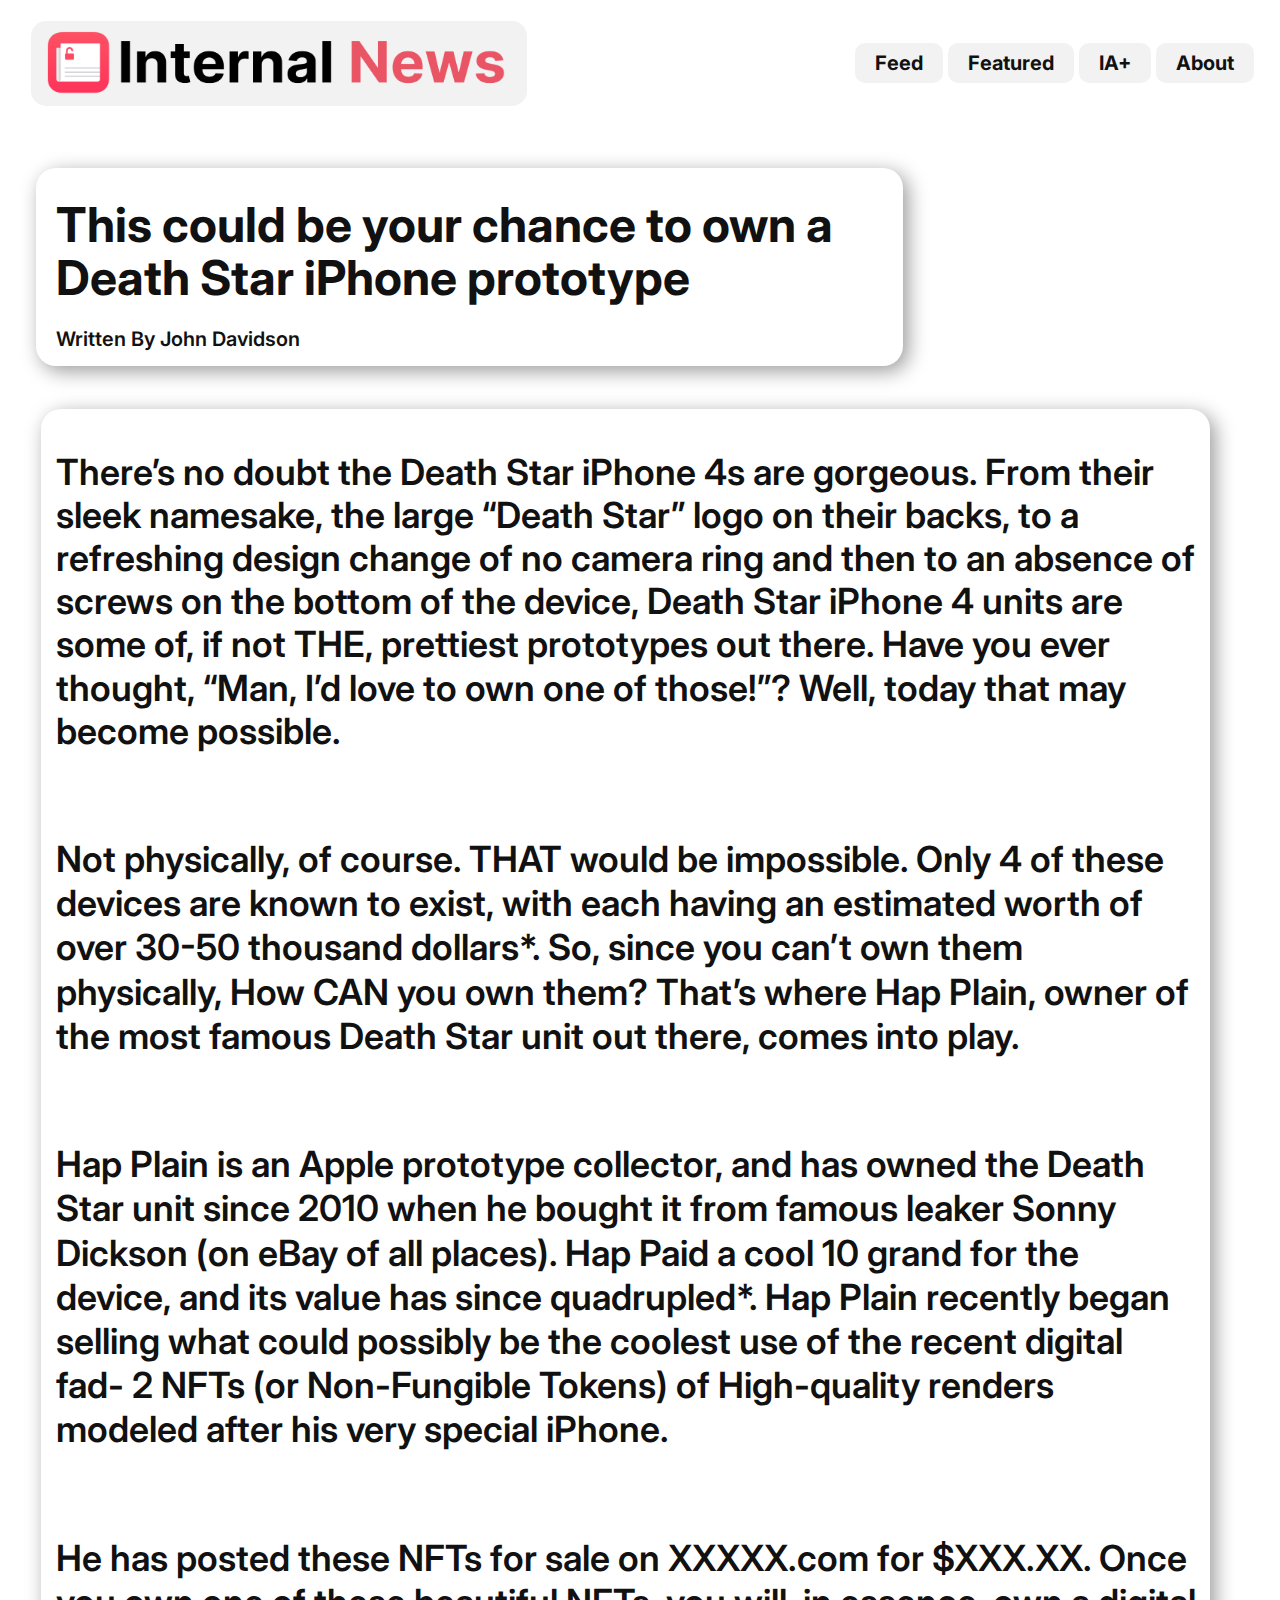
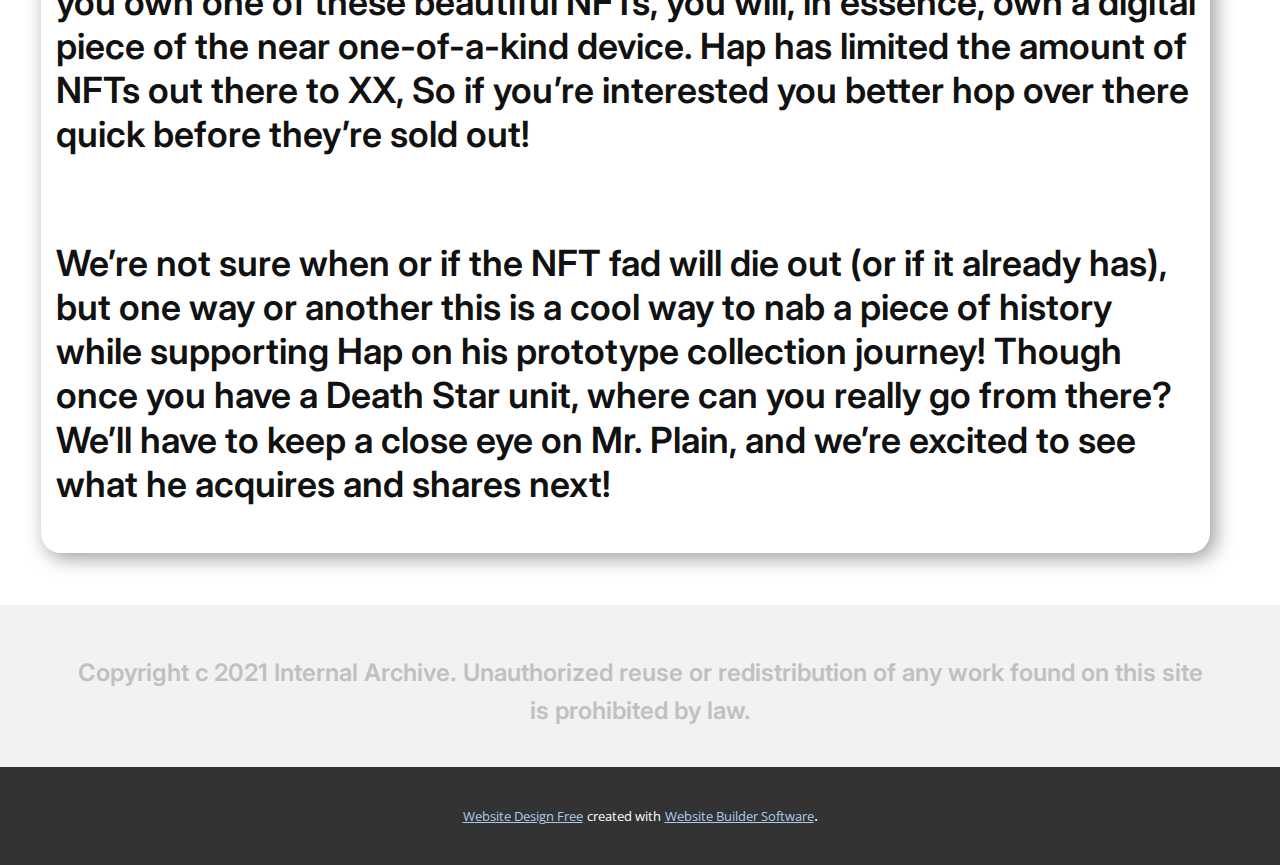
<file: :docs/NFT_DeathStar.html>
<!DOCTYPE html>
<html style="font-size: 16px;">
  <head>
    <meta name="viewport" content="width=device-width, initial-scale=1.0">
    <meta charset="utf-8">
    <meta name="keywords" content="​This could be your chance to own a&nbsp;Death Star iPhone prototype">
    <meta name="description" content="">
    <meta name="page_type" content="np-template-header-footer-from-plugin">
    <title>NFT_DeathStar</title>
    <link rel="stylesheet" href="nicepage.css" media="screen">
<link rel="stylesheet" href="NFT_DeathStar.css" media="screen">
    <script class="u-script" type="text/javascript" src="jquery.js" defer=""></script>
    <script class="u-script" type="text/javascript" src="nicepage.js" defer=""></script>
    <meta name="generator" content="Nicepage 3.22.0, nicepage.com">
    <link id="u-theme-google-font" rel="stylesheet" href="https://fonts.googleapis.com/css?family=Roboto:100,100i,300,300i,400,400i,500,500i,700,700i,900,900i|Open+Sans:300,300i,400,400i,600,600i,700,700i,800,800i">
    <link id="u-page-google-font" rel="stylesheet" href="https://fonts.googleapis.com/css?family=Inter:100,200,300,400,500,600,700,800,900">
    
    
    
    <script type="application/ld+json">{
		"@context": "http://schema.org",
		"@type": "Organization",
		"name": "",
		"logo": "images/InternalNews_String-w_Graphic_1.01.png"
}</script>
    <meta name="theme-color" content="#478ac9">
    <meta property="og:title" content="NFT_DeathStar">
    <meta property="og:type" content="website">
  </head>
  <body class="u-body"><header class="u-clearfix u-header u-sticky u-sticky-6b35 u-white u-header" id="sec-8640"><div class="u-clearfix u-sheet u-valign-middle-lg u-valign-middle-md u-valign-middle-sm u-valign-middle-xl u-sheet-1">
        <nav class="u-menu u-menu-dropdown u-offcanvas u-menu-1" data-responsive-from="XS">
          <div class="menu-collapse u-custom-font" style="font-size: 1.25rem; letter-spacing: 0px; font-family: Inter; font-weight: 700;">
            <a class="u-button-style u-custom-active-color u-custom-border-radius u-custom-color u-custom-left-right-menu-spacing u-custom-padding-bottom u-custom-text-active-color u-custom-text-hover-color u-custom-text-shadow u-custom-text-shadow-blur u-custom-text-shadow-color u-custom-text-shadow-transparency u-custom-text-shadow-x u-custom-text-shadow-y u-custom-top-bottom-menu-spacing u-file-icon u-nav-link u-text-active-palette-1-base u-text-hover-palette-2-base u-file-icon-1" href="#">
              <img src="images/News_HamburgerIcon.png" alt="">
            </a>
          </div>
          <div class="u-custom-menu u-nav-container">
            <ul class="u-custom-font u-nav u-spacing-1 u-unstyled u-nav-1"><li class="u-nav-item"><a class="u-active-palette-5-light-1 u-border-2 u-border-white u-button-style u-grey-5 u-nav-link u-radius-12 u-text-active-palette-2-base u-text-hover-palette-2-light-1" href="Feed.html" style="padding: 10px 20px;">Feed</a>
</li><li class="u-nav-item"><a class="u-active-palette-5-light-1 u-border-2 u-border-white u-button-style u-grey-5 u-nav-link u-radius-12 u-text-active-palette-2-base u-text-hover-palette-2-light-1" style="padding: 10px 20px;">Featured</a>
</li><li class="u-nav-item"><a class="u-active-palette-5-light-1 u-border-2 u-border-white u-button-style u-grey-5 u-nav-link u-radius-12 u-text-active-palette-2-base u-text-hover-palette-2-light-1" href="IA+.html" style="padding: 10px 20px;">IA+</a>
</li><li class="u-nav-item"><a class="u-active-palette-5-light-1 u-border-2 u-border-white u-button-style u-grey-5 u-nav-link u-radius-12 u-text-active-palette-2-base u-text-hover-palette-2-light-1" href="About.html" style="padding: 10px 20px;">About</a>
</li></ul>
          </div>
          <div class="u-custom-menu u-nav-container-collapse">
            <div class="u-black u-container-style u-inner-container-layout u-opacity u-opacity-95 u-sidenav">
              <div class="u-sidenav-overflow">
                <div class="u-menu-close"></div>
                <ul class="u-align-center u-nav u-popupmenu-items u-unstyled u-nav-2"><li class="u-nav-item"><a class="u-button-style u-nav-link" href="Feed.html" style="padding: 10px 20px;">Feed</a>
</li><li class="u-nav-item"><a class="u-button-style u-nav-link" style="padding: 10px 20px;">Featured</a>
</li><li class="u-nav-item"><a class="u-button-style u-nav-link" href="IA+.html" style="padding: 10px 20px;">IA+</a>
</li><li class="u-nav-item"><a class="u-button-style u-nav-link" href="About.html" style="padding: 10px 20px;">About</a>
</li></ul>
              </div>
            </div>
            <div class="u-black u-menu-overlay u-opacity u-opacity-70"></div>
          </div>
        </nav>
        <div class="u-container-style u-grey-5 u-group u-radius-15 u-shape-round u-group-1">
          <div class="u-container-layout u-container-layout-1"></div>
        </div>
        <a href="https://www.internalarchive.com" class="u-image u-image-round u-logo u-radius-31 u-image-1" data-image-width="2500" data-image-height="393" title="Internal Archive">
          <img src="images/InternalNews_String-w_Graphic_1.01.png" class="u-logo-image u-logo-image-1">
        </a>
      </div><style class="u-sticky-style" data-style-id="6b35">.u-sticky-fixed.u-sticky-6b35, .u-body.u-sticky-fixed .u-sticky-6b35 {
box-shadow: 5px 5px 20px 0 rgba(0,0,0,0.4) !important
}.u-sticky-fixed.u-sticky-6b35:before, .u-body.u-sticky-fixed .u-sticky-6b35:before {
borders: top right bottom left !important
}</style></header>
    <section class="u-clearfix u-section-1" id="sec-a863">
      <div class="u-clearfix u-sheet u-valign-middle u-sheet-1">
        <div class="u-radius-20 u-shape u-shape-round u-white u-shape-1"></div>
        <h1 class="u-custom-font u-text u-text-1"> This could be your chance to own a&nbsp;<br>Death Star iPhone prototype
        </h1>
        <p class="u-custom-font u-text u-text-2">Written By John Davidson</p>
      </div>
    </section>
    <section class="u-clearfix u-section-2" id="sec-f10d">
      <div class="u-clearfix u-sheet u-sheet-1">
        <div class="u-radius-20 u-shape u-shape-round u-white u-shape-1"></div>
        <div class="fr-view u-clearfix u-rich-text u-text u-text-1">
          <p style="line-height: 1.2;">
            <span class="u-custom-font" style="font-family: Inter; font-weight: 600; font-size: 2.25rem;">There’s no doubt the Death Star iPhone 4s are gorgeous. From their sleek namesake, the large “Death Star” logo on their backs, to a refreshing design change of no camera ring and then to an absence of screws on the bottom of the device, Death Star iPhone 4 units are some of, if not THE, prettiest prototypes out there. Have you ever thought, “Man, I’d love to own one of those!”? Well, today that may become possible.</span>
          </p>
          <p style="line-height: 1.2;">
            <span style="font-size: 2.25rem;">
              <span style="font-weight: 600;">
                <span class="u-custom-font" style="font-family: Inter;">
                  <br>
                </span>
              </span>
            </span>
          </p>
          <p style="line-height: 1.2;">
            <span style="font-size: 2.25rem;">
              <span style="font-weight: 600;">
                <span class="u-custom-font" style="font-family: Inter;">Not physically, of course. THAT would be impossible. Only 4 of these devices are known to exist, with each having an estimated worth of over 30-50 thousand dollars*. So, since you can’t own them physically, How CAN you own them? That’s where Hap Plain, owner of the most famous Death Star unit out there, comes into play.</span>
              </span>
            </span>
          </p>
          <p style="line-height: 1.2;">
            <span style="font-size: 2.25rem;">
              <span style="font-weight: 600;">
                <span class="u-custom-font" style="font-family: Inter;">
                  <br>
                </span>
              </span>
            </span>
          </p>
          <p style="line-height: 1.2;">
            <span style="font-size: 2.25rem;">
              <span style="font-weight: 600;">
                <span class="u-custom-font" style="font-family: Inter;">Hap Plain is an Apple prototype collector, and has owned the Death Star unit since 2010 when he bought it from famous leaker Sonny Dickson (on eBay of all places). Hap Paid a cool 10 grand for the device, and its value has since quadrupled*. Hap Plain recently began selling what could possibly be the coolest use of the recent digital fad- 2 NFTs (or Non-Fungible Tokens) of High-quality renders modeled after his very special iPhone.</span>
              </span>
            </span>
          </p>
          <p style="line-height: 1.2;">
            <span style="font-size: 2.25rem;">
              <span style="font-weight: 600;">
                <span class="u-custom-font" style="font-family: Inter;">
                  <br>
                </span>
              </span>
            </span>
          </p>
          <p style="line-height: 1.2;">
            <span style="font-size: 2.25rem;">
              <span style="font-weight: 600;">
                <span class="u-custom-font" style="font-family: Inter;">He has posted these NFTs for sale on XXXXX.com for $XXX.XX. Once you own one of these beautiful NFTs, you will, in essence, own a digital piece of the near one-of-a-kind device. Hap has limited the amount of NFTs out there to XX, So if you’re interested you better hop over there quick before they’re sold out!</span>
              </span>
            </span>
          </p>
          <p style="line-height: 1.2;">
            <span style="font-size: 2.25rem;">
              <span style="font-weight: 600;">
                <span class="u-custom-font" style="font-family: Inter;">
                  <br>
                </span>
              </span>
            </span>
          </p>
          <p style="line-height: 1.2;">
            <span style="font-weight: 600; font-size: 2.25rem;">
              <span class="u-custom-font" style="font-family: Inter;">We’re not sure when or if the NFT fad will die out (or if it already has), but one way or another this is a cool way to nab a piece of history while supporting Hap on his prototype collection journey! Though once you have a Death Star unit, where can you really go from there? We’ll have to keep a close eye on Mr. Plain, and we’re excited to see what he acquires and shares next!</span>
            </span>
          </p>
        </div>
      </div>
    </section>
    
    
    <footer class="u-align-center u-clearfix u-footer u-grey-5 u-footer" id="sec-f4b2"><div class="u-align-left u-clearfix u-sheet u-sheet-1">
        <p class="u-align-center u-custom-font u-text u-text-default u-text-grey-25 u-text-1">Copyright c 2021 Internal Archive. Unauthorized reuse or redistribution of any work found on this site is prohibited by law.</p>
      </div></footer>
    <section class="u-backlink u-clearfix u-grey-80">
      <a class="u-link" href="https://nicepage.com/website-design" target="_blank">
        <span>Website Design Free</span>
      </a>
      <p class="u-text">
        <span>created with</span>
      </p>
      <a class="u-link" href="https://nicepage.com/" target="_blank">
        <span>Website Builder Software</span>
      </a>. 
    </section>
  </body>
</html>
</file>
